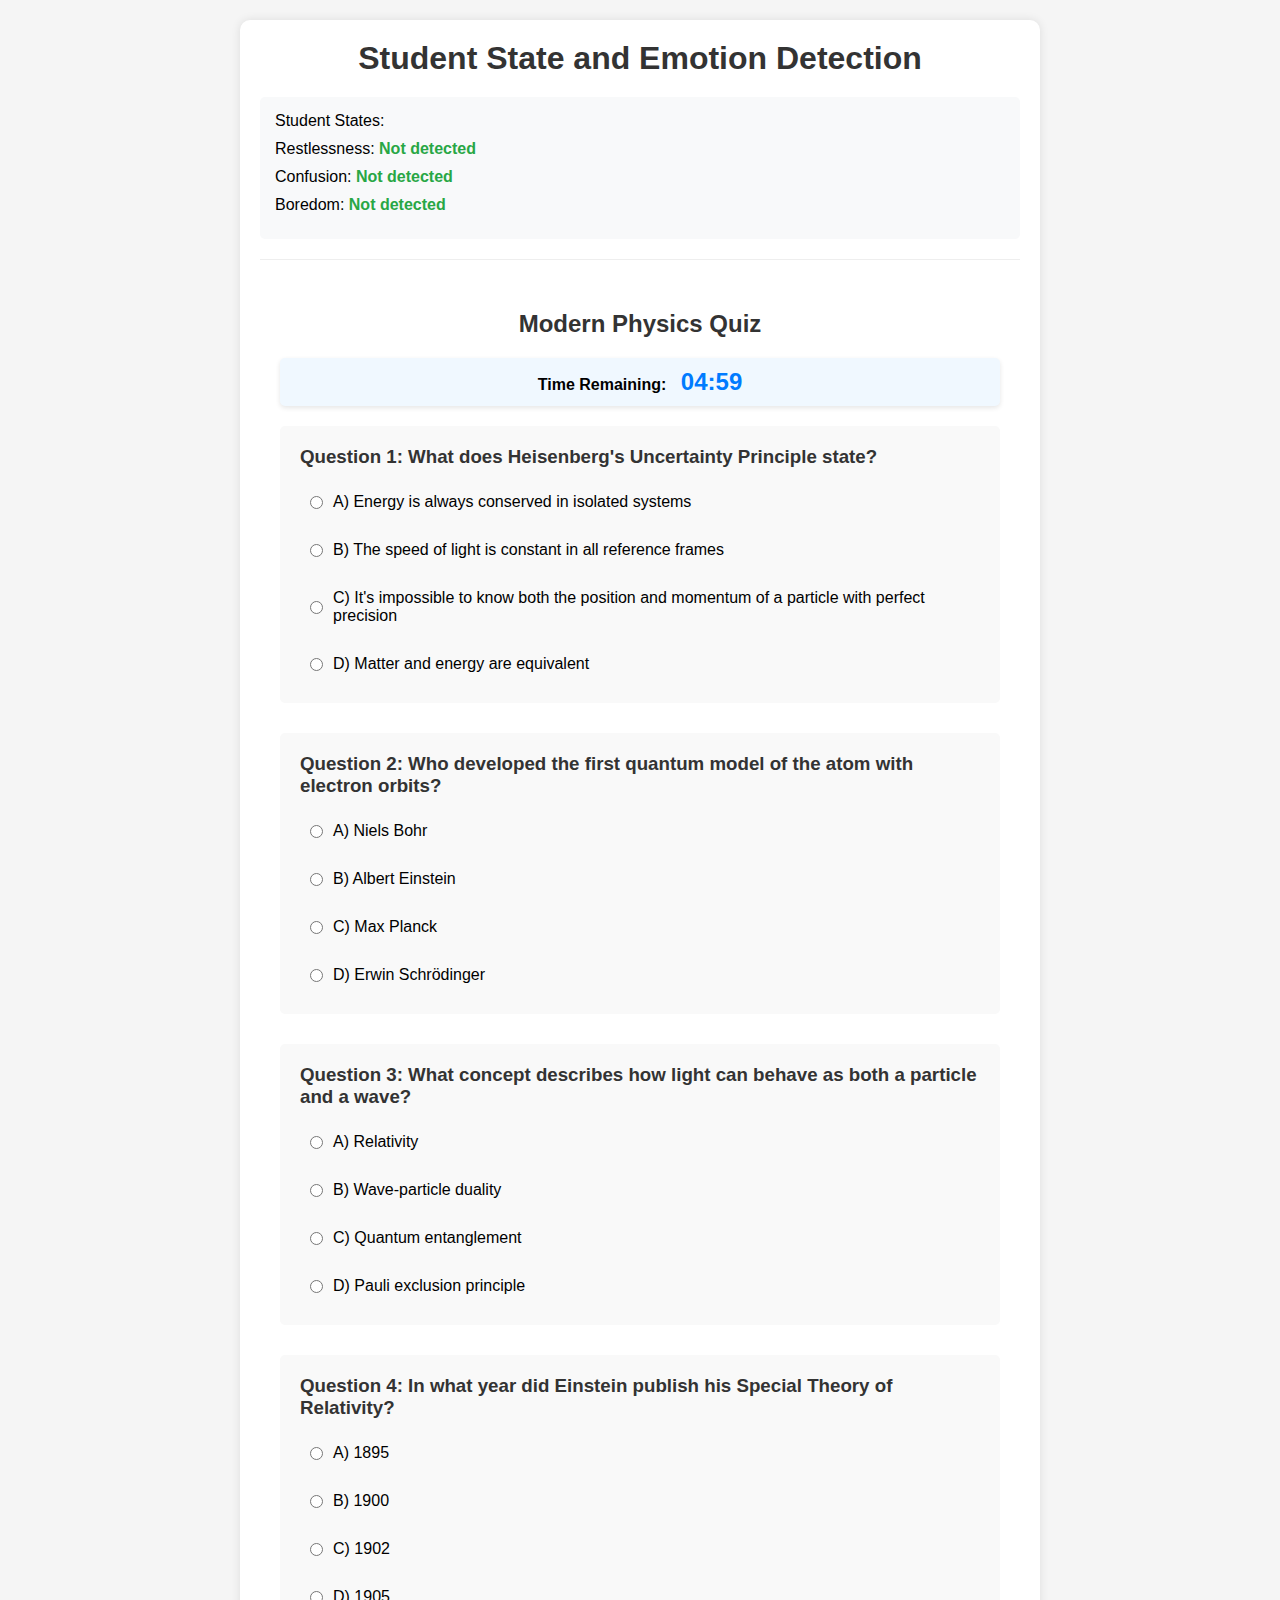
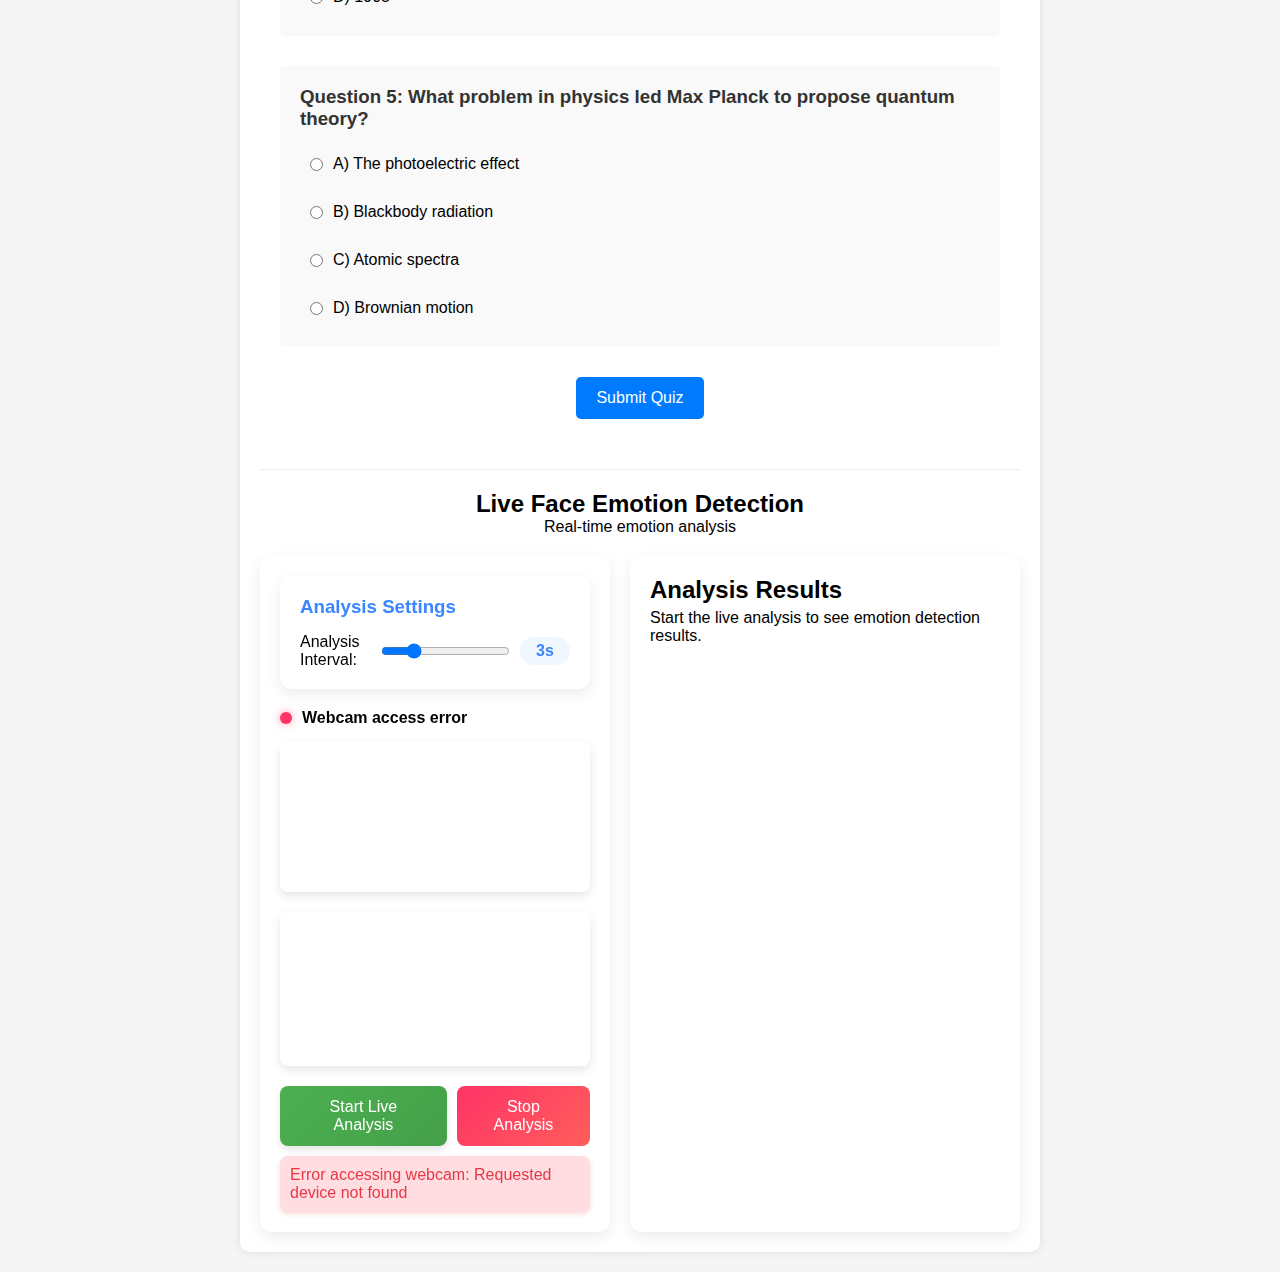
<file: index.html>
<!DOCTYPE html>
<html lang="en">
<head>
    <meta charset="UTF-8">
    <meta name="viewport" content="width=device-width, initial-scale=1.0">
    <title>Student State and Emotion Detection</title>
    <link rel="stylesheet" href="styles.css">
    <style>
      /* Face detection specific styles */
      .dashboard {
        display: grid;
        grid-template-columns: 350px 1fr;
        gap: 20px;
        animation: fadeIn 0.8s ease;
      }

      @keyframes fadeIn {
        from {
          opacity: 0;
        }
        to {
          opacity: 1;
        }
      }

      @media (max-width: 992px) {
        .dashboard {
          grid-template-columns: 1fr;
        }
      }

      .analysis-controls {
        background-color: white;
        border-radius: 12px;
        box-shadow: 0 5px 15px rgba(0, 0, 0, 0.08);
        padding: 20px;
        position: sticky;
        top: 20px;
        height: fit-content;
      }

      .webcam-container {
        margin-bottom: 20px;
      }

      #webcam {
        width: 100%;
        border-radius: 8px;
        box-shadow: 0 4px 10px rgba(0, 0, 0, 0.1);
        transition: all 0.3s ease;
      }

      #canvas {
        display: block;
        margin-top: 15px;
        border-radius: 8px;
        box-shadow: 0 4px 10px rgba(0, 0, 0, 0.1);
        width: 100%;
        transition: all 0.3s ease;
      }

      .controls {
        display: flex;
        gap: 10px;
        margin-top: 15px;
      }

      .btn {
        background-color: #3a86ff;
        color: white;
        border: none;
        padding: 12px 20px;
        font-size: 1rem;
        border-radius: 8px;
        cursor: pointer;
        transition: all 0.3s ease;
        box-shadow: 0 4px 6px rgba(0, 0, 0, 0.1);
        position: relative;
        overflow: hidden;
        flex-grow: 1;
        display: flex;
        align-items: center;
        justify-content: center;
      }

      .btn::after {
        content: "";
        position: absolute;
        top: 0;
        left: -100%;
        width: 100%;
        height: 100%;
        background: linear-gradient(
          90deg,
          transparent,
          rgba(255, 255, 255, 0.2),
          transparent
        );
        transition: 0.5s;
      }

      .btn:hover::after {
        left: 100%;
      }

      .btn:hover {
        transform: translateY(-3px);
        box-shadow: 0 7px 14px rgba(0, 0, 0, 0.15);
      }

      .btn:active {
        transform: translateY(1px);
      }

      .btn:disabled {
        background-color: #cccccc;
        cursor: not-allowed;
        transform: none;
        box-shadow: none;
      }

      .btn-danger {
        background: linear-gradient(135deg, #ff3366 0%, #ff5e5b 100%);
      }

      .btn-success {
        background: linear-gradient(135deg, #4caf50 0%, #45a049 100%);
      }

      .result-panel {
        background-color: white;
        padding: 20px;
        border-radius: 12px;
        box-shadow: 0 5px 15px rgba(0, 0, 0, 0.08);
        transition: all 0.3s ease;
      }

      .result-panel.pulse {
        animation: pulse 0.5s;
      }

      @keyframes pulse {
        0% {
          box-shadow: 0 5px 15px rgba(0, 0, 0, 0.08);
        }
        50% {
          box-shadow: 0 5px 20px rgba(58, 134, 255, 0.3);
        }
        100% {
          box-shadow: 0 5px 15px rgba(0, 0, 0, 0.08);
        }
      }

      .status-indicator {
        display: flex;
        align-items: center;
        gap: 10px;
        margin-bottom: 15px;
        font-weight: bold;
      }

      .status-dot {
        height: 12px;
        width: 12px;
        background-color: #cccccc;
        border-radius: 50%;
        transition: background-color 0.3s ease;
      }

      .status-dot.active {
        background-color: #4caf50;
        box-shadow: 0 0 8px rgba(76, 175, 80, 0.5);
        animation: pulse-status 1.5s infinite;
      }

      .status-dot.processing {
        background-color: #ffc107;
        box-shadow: 0 0 8px rgba(255, 193, 7, 0.5);
        animation: pulse-status 0.8s infinite;
      }

      .status-dot.error {
        background-color: #ff3366;
        box-shadow: 0 0 8px rgba(255, 51, 102, 0.5);
      }

      @keyframes pulse-status {
        0% {
          transform: scale(1);
        }
        50% {
          transform: scale(1.2);
        }
        100% {
          transform: scale(1);
        }
      }

      .error-message {
        color: #e63946;
        background-color: #ffdde1;
        padding: 10px;
        border-radius: 8px;
        margin-top: 10px;
        display: none;
        animation: fadeIn 0.3s ease;
        box-shadow: 0 2px 5px rgba(230, 57, 70, 0.2);
      }

      .result-container {
        display: flex;
        flex-wrap: wrap;
        gap: 20px;
      }

      .face-card {
        background-color: #f9f9f9;
        border-radius: 10px;
        padding: 20px;
        box-shadow: 0 5px 15px rgba(0, 0, 0, 0.05);
        transition: all 0.3s ease;
        transform: translateY(0);
        width: calc(33.333% - 20px);
        min-width: 250px;
        position: relative;
        overflow: hidden;
        animation: fadeInUp 0.5s ease;
      }

      @keyframes fadeInUp {
        from {
          opacity: 0;
          transform: translateY(20px);
        }
        to {
          opacity: 1;
          transform: translateY(0);
        }
      }

      .face-card:hover {
        transform: translateY(-5px);
        box-shadow: 0 8px 25px rgba(0, 0, 0, 0.1);
      }

      .face-card::before {
        content: "";
        position: absolute;
        top: 0;
        left: 0;
        width: 4px;
        height: 100%;
        background: linear-gradient(to bottom, #3a86ff, #5e60ce);
        border-radius: 4px 0 0 4px;
      }

      .face-card h3 {
        font-size: 1.3rem;
        margin-bottom: 15px;
        border-bottom: 1px solid #eee;
        padding-bottom: 10px;
      }

      .attributes-list {
        margin-top: 15px;
      }

      .attribute {
        display: flex;
        justify-content: space-between;
        padding: 8px 0;
        border-bottom: 1px solid #eee;
        transition: background-color 0.2s ease;
      }

      .attribute:hover {
        background-color: #f0f0f0;
        border-radius: 4px;
        padding-left: 5px;
        padding-right: 5px;
      }

      .attribute-name {
        font-weight: 600;
      }

      .emotion-bar {
        height: 20px;
        background-color: #e9ecef;
        border-radius: 4px;
        margin-top: 5px;
        overflow: hidden;
        position: relative;
      }

      .emotion-value {
        height: 100%;
        background: linear-gradient(to right, #3a86ff, #5e60ce);
        border-radius: 4px;
        transition: width 0.5s ease-out;
      }

      .emotion-value.primary {
        background: linear-gradient(to right, #ff3366, #ff5e5b);
      }

      .analysis-settings {
        background-color: white;
        padding: 20px;
        border-radius: 12px;
        box-shadow: 0 5px 15px rgba(0, 0, 0, 0.08);
        margin-bottom: 20px;
      }

      .analysis-settings h3 {
        margin-bottom: 15px;
        color: #3a86ff;
      }

      .interval-setting {
        display: flex;
        align-items: center;
        gap: 10px;
      }

      .interval-value {
        min-width: 50px;
        text-align: center;
        font-weight: bold;
        color: #3a86ff;
        background: #f0f7ff;
        padding: 5px 10px;
        border-radius: 20px;
      }

      .timestamp {
        font-size: 0.85rem;
        color: #666;
        font-style: italic;
        margin-top: 5px;
      }

      @media (max-width: 768px) {
        .face-card {
          width: 100%;
        }
      }

      .face-detection-section {
        margin-top: 30px;
        padding-top: 20px;
        border-top: 1px solid #eee;
      }

      .face-detection-header {
        margin-bottom: 20px;
        text-align: center;
      }

      /* Timer styles */
      .quiz-timer-container {
        text-align: center;
        margin-bottom: 20px;
        padding: 10px;
        background-color: #f0f8ff;
        border-radius: 5px;
        box-shadow: 0 2px 5px rgba(0, 0, 0, 0.1);
      }

      .quiz-timer-label {
        font-weight: bold;
        margin-right: 10px;
      }

      #quiz-timer {
        font-size: 1.5rem;
        font-weight: bold;
        color: #007bff;
      }

      .timer-warning {
        color: #dc3545 !important;
        animation: pulse 1s infinite;
      }

      /* Results styles */
      .results-container {
        background-color: white;
        padding: 20px;
        border-radius: 10px;
        box-shadow: 0 0 10px rgba(0, 0, 0, 0.1);
        margin-top: 20px;
        animation: fadeIn 0.5s ease;
      }

      .score-display {
        text-align: center;
        margin: 20px 0;
        padding: 15px;
        background-color: #f8f9fa;
        border-radius: 5px;
      }

      .score-display p {
        margin: 10px 0;
        font-size: 1.2rem;
      }

      .state-statistics {
        margin: 20px 0;
        padding: 15px;
        background-color: #f0f8ff;
        border-radius: 5px;
      }

      .state-statistics h3 {
        margin-bottom: 15px;
        color: #333;
      }

      .state-statistics p {
        margin: 10px 0;
        font-size: 1.1rem;
      }

      #restart-btn {
        background-color: #007bff;
        color: white;
        border: none;
        padding: 12px 20px;
        font-size: 16px;
        border-radius: 5px;
        cursor: pointer;
        display: block;
        margin: 20px auto 0;
        transition: background-color 0.3s;
      }

      #restart-btn:hover {
        background-color: #0056b3;
      }
    </style>
</head>
<body>
    <div class="container">
        <div class="header">
            <h1>Student State and Emotion Detection</h1>
            <div id="state-indicator">
                <p>Student States:</p>
                <p id="restless-indicator">Restlessness: <span>Not detected</span></p>
                <p id="confused-indicator">Confusion: <span>Not detected</span></p>
                <p id="bored-indicator">Boredom: <span>Not detected</span></p>
            </div>
        </div>

        <div class="quiz-container">
            <h2>Modern Physics Quiz</h2>
            
            <div class="quiz-timer-container">
                <span class="quiz-timer-label">Time Remaining:</span>
                <span id="quiz-timer">05:00</span>
            </div>

            <div class="question">
                <h3>Question 1: What does Heisenberg's Uncertainty Principle state?</h3>
                <div class="options">
                    <label>
                        <input type="radio" name="q1" value="A"> A) Energy is always conserved in isolated systems
                    </label>
                    <label>
                        <input type="radio" name="q1" value="B"> B) The speed of light is constant in all reference frames
                    </label>
                    <label>
                        <input type="radio" name="q1" value="C"> C) It's impossible to know both the position and momentum of a particle with perfect precision
                    </label>
                    <label>
                        <input type="radio" name="q1" value="D"> D) Matter and energy are equivalent
                    </label>
                </div>
            </div>

            <div class="question">
                <h3>Question 2: Who developed the first quantum model of the atom with electron orbits?</h3>
                <div class="options">
                    <label>
                        <input type="radio" name="q2" value="A"> A) Niels Bohr
                    </label>
                    <label>
                        <input type="radio" name="q2" value="B"> B) Albert Einstein
                    </label>
                    <label>
                        <input type="radio" name="q2" value="C"> C) Max Planck
                    </label>
                    <label>
                        <input type="radio" name="q2" value="D"> D) Erwin Schrödinger
                    </label>
                </div>
            </div>

            <div class="question">
                <h3>Question 3: What concept describes how light can behave as both a particle and a wave?</h3>
                <div class="options">
                    <label>
                        <input type="radio" name="q3" value="A"> A) Relativity
                    </label>
                    <label>
                        <input type="radio" name="q3" value="B"> B) Wave-particle duality
                    </label>
                    <label>
                        <input type="radio" name="q3" value="C"> C) Quantum entanglement
                    </label>
                    <label>
                        <input type="radio" name="q3" value="D"> D) Pauli exclusion principle
                    </label>
                </div>
            </div>
            
            <div class="question">
                <h3>Question 4: In what year did Einstein publish his Special Theory of Relativity?</h3>
                <div class="options">
                    <label>
                        <input type="radio" name="q4" value="A"> A) 1895
                    </label>
                    <label>
                        <input type="radio" name="q4" value="B"> B) 1900
                    </label>
                    <label>
                        <input type="radio" name="q4" value="C"> C) 1902
                    </label>
                    <label>
                        <input type="radio" name="q4" value="D"> D) 1905
                    </label>
                </div>
            </div>
            
            <div class="question">
                <h3>Question 5: What problem in physics led Max Planck to propose quantum theory?</h3>
                <div class="options">
                    <label>
                        <input type="radio" name="q5" value="A"> A) The photoelectric effect
                    </label>
                    <label>
                        <input type="radio" name="q5" value="B"> B) Blackbody radiation
                    </label>
                    <label>
                        <input type="radio" name="q5" value="C"> C) Atomic spectra
                    </label>
                    <label>
                        <input type="radio" name="q5" value="D"> D) Brownian motion
                    </label>
                </div>
            </div>

            <button id="submit-btn">Submit Quiz</button>
        </div>

        <!-- Face Detection Section - Integrated from face.html -->
        <div class="face-detection-section">
            <div class="face-detection-header">
                <h2>Live Face Emotion Detection</h2>
                <p>Real-time emotion analysis</p>
            </div>

            <div class="dashboard">
                <div class="analysis-controls">
                    <div class="analysis-settings">
                        <h3>Analysis Settings</h3>
                        <div class="interval-setting">
                            <label for="intervalSlider">Analysis Interval:</label>
                            <input
                                type="range"
                                id="intervalSlider"
                                min="1"
                                max="10"
                                value="3"
                                step="0.5"
                            />
                            <span id="intervalValue" class="interval-value">3s</span>
                        </div>
                    </div>

                    <div class="status-indicator">
                        <div id="statusDot" class="status-dot"></div>
                        <span id="statusText">Waiting to start</span>
                    </div>

                    <div class="webcam-container">
                        <video id="webcam" autoplay playsinline></video>
                        <canvas id="canvas"></canvas>
                    </div>

                    <div class="controls">
                        <button id="startBtn" class="btn btn-success">
                            Start Live Analysis
                        </button>
                        <button id="stopBtn" class="btn btn-danger" disabled>
                            Stop Analysis
                        </button>
                    </div>
                    <div id="errorMessage" class="error-message"></div>
                </div>

                <section id="resultPanel" class="result-panel">
                    <h2>Analysis Results</h2>
                    <p class="timestamp" id="lastAnalysisTime"></p>
                    <div id="resultContainer" class="result-container">
                        <p>Start the live analysis to see emotion detection results.</p>
                    </div>
                </section>
            </div>
        </div>
    </div>

    <script src="studentState.js"></script>
    <script>
      // API Credentials (pre-integrated)
      const API_KEY = "MQvQctmu-OCUaQ95p1L5V4dEhd14pZ6D";
      const API_SECRET = "UQkSJPrw0wu4rPVEHwukpzZqPKpPAK5v";

      // DOM Elements
      const startBtn = document.getElementById("startBtn");
      const stopBtn = document.getElementById("stopBtn");
      const webcamElement = document.getElementById("webcam");
      const canvasElement = document.getElementById("canvas");
      const resultContainer = document.getElementById("resultContainer");
      const resultPanel = document.getElementById("resultPanel");
      const errorMessage = document.getElementById("errorMessage");
      const statusDot = document.getElementById("statusDot");
      const statusText = document.getElementById("statusText");
      const intervalSlider = document.getElementById("intervalSlider");
      const intervalValue = document.getElementById("intervalValue");
      const lastAnalysisTime = document.getElementById("lastAnalysisTime");

      // Global variables
      let stream = null;
      let analysisInterval = null;
      let isProcessing = false;
      let analysisIntervalTime = 3000; // Default: 3 seconds

      // Event Listeners
      startBtn.addEventListener("click", startLiveAnalysis);
      stopBtn.addEventListener("click", stopLiveAnalysis);
      intervalSlider.addEventListener("input", updateIntervalTime);

      // Update interval time display
      function updateIntervalTime() {
        analysisIntervalTime = intervalSlider.value * 1000;
        intervalValue.textContent = `${intervalSlider.value}s`;

        // If analysis is already running, restart with new interval
        if (analysisInterval) {
          clearInterval(analysisInterval);
          analysisInterval = setInterval(
            analyzeCurrentFrame,
            analysisIntervalTime
          );
        }
      }

      // Initialize webcam on page load
      initializeWebcam();

      // Initialize webcam
      function initializeWebcam() {
        navigator.mediaDevices
          .getUserMedia({
            video: {
              width: { ideal: 640 },
              height: { ideal: 480 },
              facingMode: "user",
            },
          })
          .then(function (mediaStream) {
            stream = mediaStream;
            webcamElement.srcObject = mediaStream;

            // Set canvas size after video metadata is loaded
            webcamElement.onloadedmetadata = function () {
              canvasElement.width = webcamElement.videoWidth;
              canvasElement.height = webcamElement.videoHeight;
            };

            hideError();
          })
          .catch(function (err) {
            showError("Error accessing webcam: " + err.message);
            console.error("Error accessing webcam:", err);
            updateStatus("error", "Webcam access error");
          });
      }

      // Start live analysis
      function startLiveAnalysis() {
        if (!stream) {
          initializeWebcam();
          showError("Waiting for webcam access. Please try again in a moment.");
          return;
        }

        // Update UI
        startBtn.disabled = true;
        stopBtn.disabled = false;
        resultContainer.innerHTML = "<p>Starting analysis...</p>";
        updateStatus("active", "Analysis started");

        // Start the interval for continuous analysis
        analyzeCurrentFrame(); // Run once immediately
        analysisInterval = setInterval(
          analyzeCurrentFrame,
          analysisIntervalTime
        );
      }

      // Stop live analysis
      function stopLiveAnalysis() {
        clearInterval(analysisInterval);
        analysisInterval = null;

        // Update UI
        startBtn.disabled = false;
        stopBtn.disabled = true;
        updateStatus("", "Analysis stopped");
      }

      // Analyze current video frame
      function analyzeCurrentFrame() {
        if (isProcessing) {
          return; // Skip if still processing previous frame
        }

        isProcessing = true;
        updateStatus("processing", "Processing...");

        // Set canvas dimensions to match video
        canvasElement.width = webcamElement.videoWidth;
        canvasElement.height = webcamElement.videoHeight;

        // Draw the current video frame to the canvas
        const ctx = canvasElement.getContext("2d");
        ctx.drawImage(
          webcamElement,
          0,
          0,
          canvasElement.width,
          canvasElement.height
        );

        // Convert canvas to blob
        canvasElement.toBlob(
          function (blob) {
            // Create form data for API request
            const formData = new FormData();
            formData.append("api_key", API_KEY);
            formData.append("api_secret", API_SECRET);
            formData.append("image_file", blob, "webcam.jpg");
            formData.append(
              "return_attributes",
              "gender,age,smiling,emotion,beauty"
            );

            // Send to Face++ API
            fetch("https://api-us.faceplusplus.com/facepp/v3/detect", {
              method: "POST",
              body: formData,
            })
              .then((response) => {
                if (!response.ok) {
                  return response.json().then((errorData) => {
                    throw new Error(
                      `API Error: ${errorData.error_message || "Unknown error"}`
                    );
                  });
                }
                return response.json();
              })
              .then((data) => {
                displayResults(data, ctx);
                const currentTime = new Date().toLocaleTimeString();
                lastAnalysisTime.textContent = `Last analyzed: ${currentTime}`;
                updateStatus("active", "Analysis active");

                // Add pulse animation to the result panel
                resultPanel.classList.add("pulse");
                setTimeout(() => resultPanel.classList.remove("pulse"), 500);
              })
              .catch((error) => {
                showError(`Error analyzing the image: ${error.message}`);
                console.error("API Error:", error);
                updateStatus("error", "Analysis error");
              })
              .finally(() => {
                isProcessing = false;
              });
          },
          "image/jpeg",
          0.92
        );
      }

      // Display the analysis results
      function displayResults(data, ctx) {
        resultContainer.innerHTML = "";

        if (!data.faces || data.faces.length === 0) {
          resultContainer.innerHTML =
            "<p>No faces detected in the current frame.</p>";
          return;
        }

        // Draw rectangles on the captured image
        data.faces.forEach((face, index) => {
          const rect = face.face_rectangle;

          // Draw rectangle
          ctx.strokeStyle = "#3a86ff";
          ctx.lineWidth = 3;
          ctx.strokeRect(rect.left, rect.top, rect.width, rect.height);

          // Add face number
          ctx.fillStyle = "#3a86ff";
          ctx.font = "bold 16px Arial";
          ctx.fillText(
            `Face ${index + 1}`,
            rect.left,
            Math.max(rect.top - 5, 15)
          );
        });

        // Create cards for each detected face
        data.faces.forEach((face, index) => {
          const faceCard = document.createElement("div");
          faceCard.className = "face-card";
          // Stagger animation
          faceCard.style.animationDelay = `${index * 0.1}s`;

          // Create face card header
          const faceTitle = document.createElement("h3");
          faceTitle.textContent = `Face ${index + 1}`;

          const attributesList = document.createElement("div");
          attributesList.className = "attributes-list";

          // Add demographic info
          addAttribute(attributesList, "Gender", face.attributes.gender.value);
          addAttribute(attributesList, "Age", face.attributes.age.value);
          addAttribute(
            attributesList,
            "Smile",
            `${Math.round(face.attributes.smile.value)}%`
          );

          // Add emotions with progress bars
          const emotionTitle = document.createElement("h4");
          emotionTitle.textContent = "Emotions";
          emotionTitle.style.marginTop = "15px";
          emotionTitle.style.marginBottom = "10px";
          attributesList.appendChild(emotionTitle);

          const emotions = face.attributes.emotion;
          const sortedEmotions = Object.entries(emotions).sort(
            (a, b) => b[1] - a[1]
          );

          sortedEmotions.forEach(([emotion, value], emoIndex) => {
            const emotionDiv = document.createElement("div");
            emotionDiv.className = "emotion-attribute";
            emotionDiv.style.marginBottom = "10px";
            // Stagger animation of bars
            emotionDiv.style.animationDelay = `${
              index * 0.1 + emoIndex * 0.05
            }s`;

            const labelDiv = document.createElement("div");
            labelDiv.style.display = "flex";
            labelDiv.style.justifyContent = "space-between";

            const nameSpan = document.createElement("span");
            nameSpan.className = "attribute-name";
            nameSpan.textContent = capitalizeFirstLetter(emotion);

            const valueSpan = document.createElement("span");
            valueSpan.textContent = `${Math.round(value)}%`;

            labelDiv.appendChild(nameSpan);
            labelDiv.appendChild(valueSpan);

            const barContainer = document.createElement("div");
            barContainer.className = "emotion-bar";

            const barValue = document.createElement("div");
            barValue.className = "emotion-value";
            // Set width to 0 initially for animation
            barValue.style.width = "0%";

            // Add primary class for dominant emotion
            if (emotion === sortedEmotions[0][0]) {
              barValue.classList.add("primary");
            }

            barContainer.appendChild(barValue);

            emotionDiv.appendChild(labelDiv);
            emotionDiv.appendChild(barContainer);
            attributesList.appendChild(emotionDiv);

            // Animate the bar width after a small delay
            setTimeout(() => {
              barValue.style.width = `${value}%`;
            }, 50 + emoIndex * 50);
          });

          // Assemble the face card
          faceCard.appendChild(faceTitle);
          faceCard.appendChild(attributesList);
          resultContainer.appendChild(faceCard);
        });
      }

      // Helper function to add an attribute to the list
      function addAttribute(container, name, value) {
        const attributeDiv = document.createElement("div");
        attributeDiv.className = "attribute";

        const nameSpan = document.createElement("span");
        nameSpan.className = "attribute-name";
        nameSpan.textContent = name;

        const valueSpan = document.createElement("span");
        valueSpan.className = "attribute-value";
        valueSpan.textContent = value;

        attributeDiv.appendChild(nameSpan);
        attributeDiv.appendChild(valueSpan);
        container.appendChild(attributeDiv);
      }

      // Helper function to capitalize first letter
      function capitalizeFirstLetter(string) {
        return string.charAt(0).toUpperCase() + string.slice(1);
      }

      // Show error message
      function showError(message) {
        errorMessage.textContent = message;
        errorMessage.style.display = "block";
      }

      // Hide error message
      function hideError() {
        errorMessage.style.display = "none";
      }

      // Update status indicator
      function updateStatus(status, message) {
        statusDot.className = "status-dot";
        if (status) {
          statusDot.classList.add(status);
        }
        statusText.textContent = message;
      }
    </script>
</body>
</html>
</file>
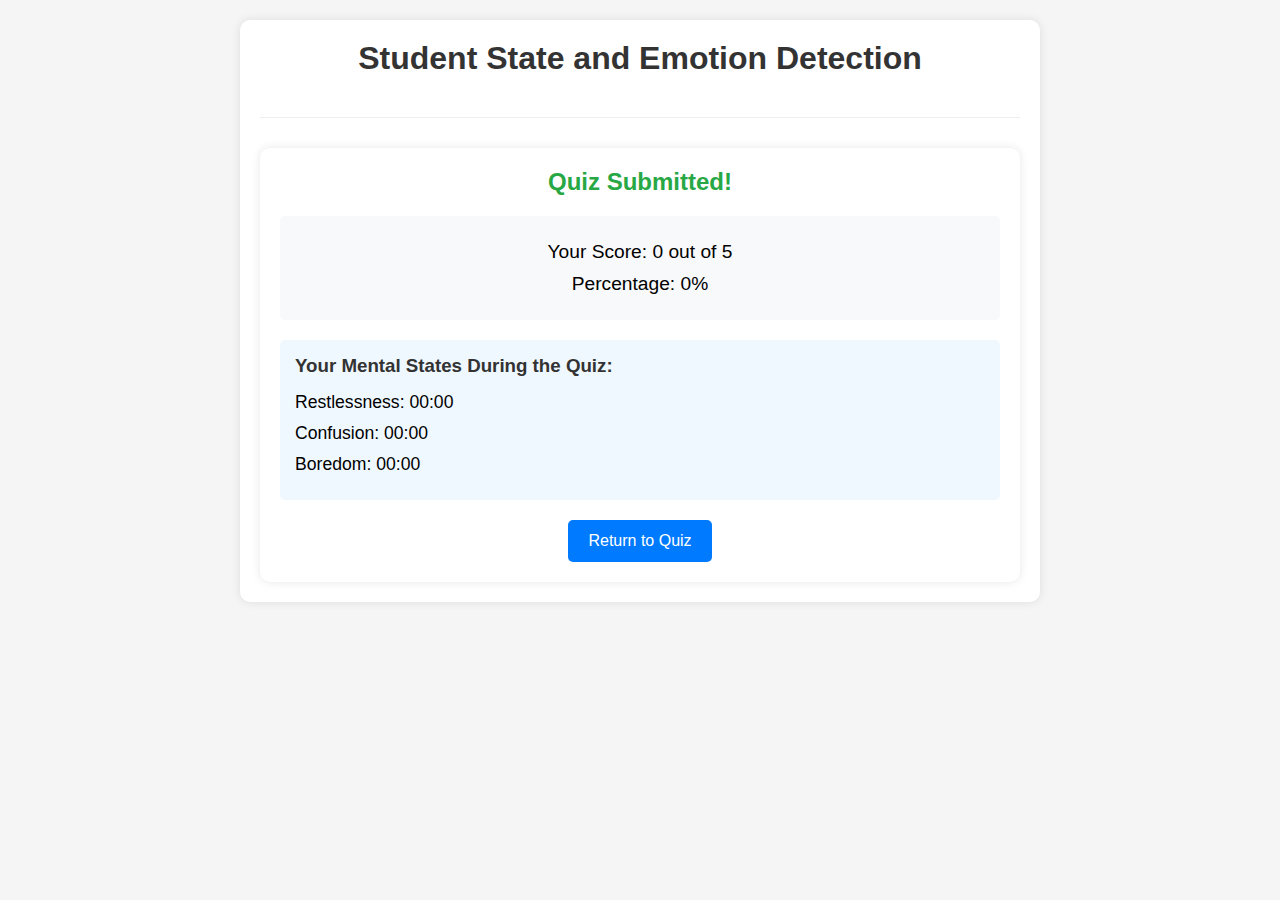
<file: results.html>
<!DOCTYPE html>
<html lang="en">
<head>
    <meta charset="UTF-8">
    <meta name="viewport" content="width=device-width, initial-scale=1.0">
    <title>Quiz Results</title>
    <link rel="stylesheet" href="styles.css">
    <style>
        .results-container {
            background-color: white;
            padding: 20px;
            border-radius: 10px;
            box-shadow: 0 0 10px rgba(0, 0, 0, 0.1);
            margin-top: 20px;
            animation: fadeIn 0.5s ease;
        }

        @keyframes fadeIn {
            from {
                opacity: 0;
            }
            to {
                opacity: 1;
            }
        }

        .score-display {
            text-align: center;
            margin: 20px 0;
            padding: 15px;
            background-color: #f8f9fa;
            border-radius: 5px;
        }

        .score-display p {
            margin: 10px 0;
            font-size: 1.2rem;
        }

        .state-statistics {
            margin: 20px 0;
            padding: 15px;
            background-color: #f0f8ff;
            border-radius: 5px;
        }

        .state-statistics h3 {
            margin-bottom: 15px;
            color: #333;
        }

        .state-statistics p {
            margin: 10px 0;
            font-size: 1.1rem;
        }

        #restart-btn {
            background-color: #007bff;
            color: white;
            border: none;
            padding: 12px 20px;
            font-size: 16px;
            border-radius: 5px;
            cursor: pointer;
            display: block;
            margin: 20px auto 0;
            transition: background-color 0.3s;
        }

        #restart-btn:hover {
            background-color: #0056b3;
        }

        .submission-message {
            text-align: center;
            color: #28a745;
            font-size: 1.5rem;
            margin-bottom: 20px;
        }
    </style>
</head>
<body>
    <div class="container">
        <div class="header">
            <h1>Student State and Emotion Detection</h1>
        </div>

        <div class="results-container">
            <h2 id="submission-message" class="submission-message">Quiz Submitted!</h2>
            
            <div class="score-display">
                <p>Your Score: <span id="score">0</span> out of <span id="total-questions">5</span></p>
                <p>Percentage: <span id="percentage">0</span>%</p>
            </div>
            
            <div class="state-statistics">
                <h3>Your Mental States During the Quiz:</h3>
                <p>Restlessness: <span id="restless-time">00:00</span></p>
                <p>Confusion: <span id="confused-time">00:00</span></p>
                <p>Boredom: <span id="bored-time">00:00</span></p>
            </div>
            
            <button id="restart-btn">Return to Quiz</button>
        </div>
    </div>

    <script>
        document.addEventListener('DOMContentLoaded', () => {
            // Retrieve quiz results from localStorage
            const quizResults = JSON.parse(localStorage.getItem('quizResults') || '{}');
            
            // Update the submission message
            const submissionMessage = document.getElementById('submission-message');
            if (quizResults.message) {
                submissionMessage.textContent = quizResults.message;
            }
            
            // Update score information
            document.getElementById('score').textContent = quizResults.score || 0;
            document.getElementById('total-questions').textContent = quizResults.totalQuestions || 5;
            document.getElementById('percentage').textContent = quizResults.percentage || 0;
            
            // Update mental state durations
            document.getElementById('restless-time').textContent = quizResults.restlessDuration || '00:00';
            document.getElementById('confused-time').textContent = quizResults.confusedDuration || '00:00';
            document.getElementById('bored-time').textContent = quizResults.boredDuration || '00:00';
            
            // Add restart button functionality
            document.getElementById('restart-btn').addEventListener('click', () => {
                window.location.href = '/';
            });
        });
    </script>
</body>
</html>
</file>
<file: styles.css>
* {
    margin: 0;
    padding: 0;
    box-sizing: border-box;
    font-family: Arial, sans-serif;
}

body {
    background-color: #f5f5f5;
    padding: 20px;
}

.container {
    max-width: 800px;
    margin: 0 auto;
    background-color: #fff;
    border-radius: 10px;
    box-shadow: 0 0 10px rgba(0, 0, 0, 0.1);
    padding: 20px;
}

.header {
    margin-bottom: 30px;
    border-bottom: 1px solid #eee;
    padding-bottom: 20px;
}

.header h1 {
    text-align: center;
    margin-bottom: 20px;
    color: #333;
}

#state-indicator {
    background-color: #f8f9fa;
    padding: 15px;
    border-radius: 5px;
    margin-top: 20px;
}

#state-indicator p {
    margin-bottom: 10px;
}

#restless-indicator span,
#confused-indicator span,
#bored-indicator span {
    font-weight: bold;
    color: #28a745;
}

.quiz-container {
    padding: 20px;
}

.quiz-container h2 {
    margin-bottom: 20px;
    color: #333;
    text-align: center;
}

.question {
    margin-bottom: 30px;
    background-color: #f9f9f9;
    padding: 20px;
    border-radius: 5px;
}

.question h3 {
    margin-bottom: 15px;
    color: #333;
}

.options {
    display: flex;
    flex-direction: column;
    gap: 10px;
}

.options label {
    display: flex;
    align-items: center;
    cursor: pointer;
    padding: 10px;
    border-radius: 5px;
    transition: background-color 0.3s;
}

.options label:hover {
    background-color: #e9ecef;
}

input[type="radio"] {
    margin-right: 10px;
}

#submit-btn {
    background-color: #007bff;
    color: white;
    border: none;
    padding: 12px 20px;
    font-size: 16px;
    border-radius: 5px;
    cursor: pointer;
    display: block;
    margin: 0 auto;
    transition: background-color 0.3s;
}

#submit-btn:hover {
    background-color: #0056b3;
}

.active-state {
    color: #dc3545 !important;
}

/* New Quiz Timer Styles */
.quiz-timer-container {
    text-align: center;
    margin-bottom: 20px;
    padding: 10px;
    background-color: #f0f8ff;
    border-radius: 5px;
    box-shadow: 0 2px 5px rgba(0, 0, 0, 0.1);
}

.quiz-timer-label {
    font-weight: bold;
    margin-right: 10px;
}

#quiz-timer {
    font-size: 1.5rem;
    font-weight: bold;
    color: #007bff;
}

.timer-warning {
    color: #dc3545 !important;
    animation: pulse 1s infinite;
}

@keyframes pulse {
    0% {
        opacity: 1;
    }
    50% {
        opacity: 0.5;
    }
    100% {
        opacity: 1;
    }
}

/* Results Container Styles */
.results-container {
    background-color: white;
    padding: 20px;
    border-radius: 10px;
    box-shadow: 0 0 10px rgba(0, 0, 0, 0.1);
    margin-top: 20px;
    animation: fadeIn 0.5s ease;
}

@keyframes fadeIn {
    from {
        opacity: 0;
    }
    to {
        opacity: 1;
    }
}

.score-display {
    text-align: center;
    margin: 20px 0;
    padding: 15px;
    background-color: #f8f9fa;
    border-radius: 5px;
}

.score-display p {
    margin: 10px 0;
    font-size: 1.2rem;
}

.state-statistics {
    margin: 20px 0;
    padding: 15px;
    background-color: #f0f8ff;
    border-radius: 5px;
}

.state-statistics h3 {
    margin-bottom: 15px;
    color: #333;
}

.state-statistics p {
    margin: 10px 0;
    font-size: 1.1rem;
}

#restart-btn {
    background-color: #007bff;
    color: white;
    border: none;
    padding: 12px 20px;
    font-size: 16px;
    border-radius: 5px;
    cursor: pointer;
    display: block;
    margin: 20px auto 0;
    transition: background-color 0.3s;
}

#restart-btn:hover {
    background-color: #0056b3;
}
</file>
